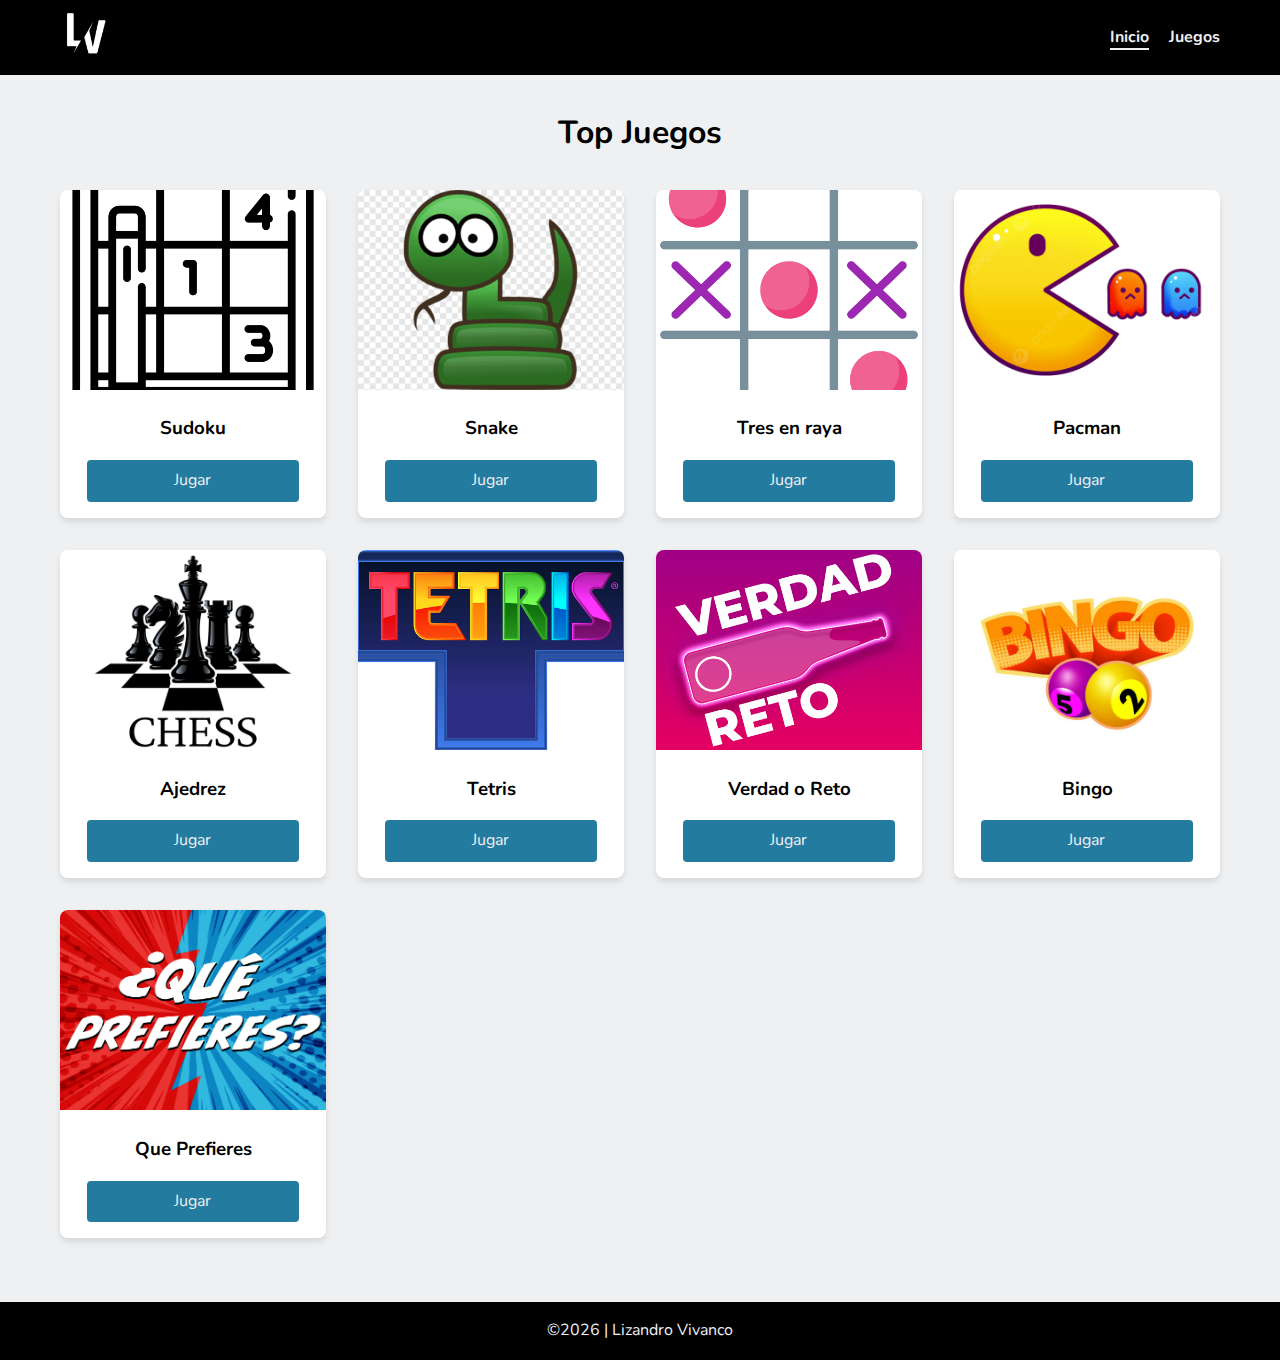
<file: index.html>
<!DOCTYPE html>
<html lang="es">
    <head>
        <meta charset="UTF-8">
        <meta name="viewport" content="width=device-width, initial-scale=1.0">
        <title>LV | Games</title>
        <meta name="description" content="Games">
        <meta name="author" content="Lizandro Vivanco">
        <!-- FAVICON -->
        <link rel="apple-touch-icon" sizes="180x180" href="images/apple-touch-icon.png">
        <link rel="icon" type="image/png" sizes="32x32" href="images/favicon-32x32.png">
        <link rel="icon" type="image/png" sizes="16x16" href="images/favicon-16x16.png">
        <link rel="manifest" href="images/site.webmanifest">
        <link rel="mask-icon" href="images/safari-pinned-tab.svg" color="#5bbad5">
        <meta name="msapplication-TileColor" content="#da532c">
        <meta name="theme-color" content="#ffffff">
        <!-- STYLES -->
        <link rel="stylesheet" href="styles/main.css">
        <!-- FONTS -->
        <link href="https://fonts.googleapis.com/css2?family=Nunito:ital,wght@0,200..1000;1,200..1000&display=swap" rel="stylesheet">
        <link href="https://fonts.googleapis.com/css2?family=Lemon&family=Permanent+Marker&display=swap" rel="stylesheet">
        <!-- META TAGS -->
        <meta property="og:title" content="LV | Games">
        <meta property="og:type" content="website">
        <meta property="og:image" content="https://i.postimg.cc/ctGFgHjf/LV-Logo.jpg">
        <meta property="og:url" content="https://lizandrov.github.io/Games">
        <meta name="twitter:card" content="summary_large_image">
    </head>
    <header>
        <div class="container">
            <nav>
                <a href="./index.html" class="logo">
                    <img src="images/apple-touch-icon.png" alt="Logo">
                </a>
                <ul>
                    <li><a href="./index.html" class="active">Inicio</a></li>
                    <li><a href="./games.html">Juegos</a></li>
                </ul>
            </nav>
        </div>
    </header>

    <main>
        <div class="container">
            <h1>Top Juegos</h1>
            <div class="games-grid">
                <div class="game-card">
                    <img src="images/sudoku.png" alt="Juego 1">
                    <h3>Sudoku</h3>
                    <a href="#" class="play-button">Jugar</a>
                </div>
                <div class="game-card">
                    <img src="images/snake.png" alt="Juego 2">
                    <h3>Snake</h3>
                    <a href="#" class="play-button">Jugar</a>
                </div>
                <div class="game-card">
                    <img src="images/tictactoe.png" alt="Juego 3">
                    <h3>Tres en raya</h3>
                    <a href="#" class="play-button">Jugar</a>
                </div>
                <div class="game-card">
                    <img src="images/pacman.png" alt="Juego 4">
                    <h3>Pacman</h3>
                    <a href="#" class="play-button">Jugar</a>
                </div>
                <div class="game-card">
                    <img src="images/chess.webp" alt="Juego 5">
                    <h3>Ajedrez</h3>
                    <a href="#" class="play-button">Jugar</a>
                </div>
                <div class="game-card">
                    <img src="images/tetris.png" alt="Juego 6">
                    <h3>Tetris</h3>
                    <a href="tetris/index.html" class="play-button">Jugar</a>
                </div>
                <div class="game-card">
                    <img src="images/truth_dare.png" alt="Juego 6">
                    <h3>Verdad o Reto</h3>
                    <a href="verdad_reto/index.html" class="play-button">Jugar</a>
                </div>
                <div class="game-card">
                    <img src="images/bingo.jpg" alt="Juego 6">
                    <h3>Bingo</h3>
                    <a href="bingo/index.html" class="play-button">Jugar</a>
                </div>
                <div class="game-card">
                    <img src="images/que_prefieres.png" alt="Juego 6">
                    <h3>Que Prefieres</h3>
                    <a href="queprefieres/index.html" class="play-button">Jugar</a>
                </div>
            </div>
        </div>
    </main>

    <footer>
        <p>&copy;<span id="year"></span> | Lizandro Vivanco</p>
    </footer>
    <script src="script/main.js"></script>
</body>
</html>
</file>
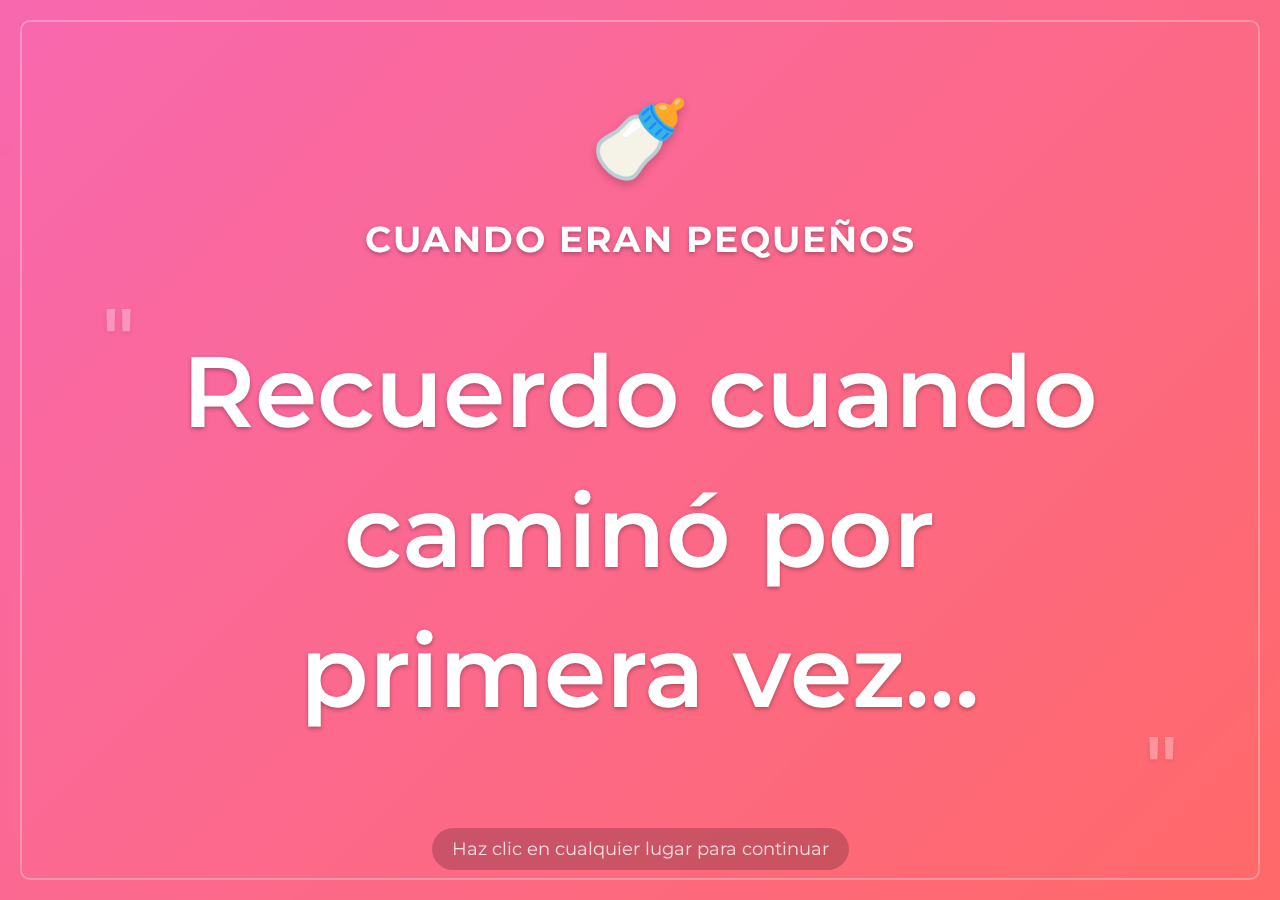
<file: anecdotas/index.html>
<!DOCTYPE html>
<html lang="es">
  <head>
    <meta charset="UTF-8" />
    <meta name="viewport" content="width=device-width, initial-scale=1.0" />
    <title>Anécdotas</title>
    <link rel="preconnect" href="https://fonts.googleapis.com" />
    <link rel="preconnect" href="https://fonts.gstatic.com" crossorigin />
    <link
      href="https://fonts.googleapis.com/css2?family=Montserrat:wght@400;600;700&display=swap"
      rel="stylesheet"
    />
    <link rel="stylesheet" href="styles.css" />
  </head>
  <body>
    <div class="container">
      <div class="card">
        <div class="category-icon" id="categoryIcon"></div>
        <h2 id="categoryTitle"></h2>
        <p id="prompt"></p>
        <div class="instruction">
          Haz clic en cualquier lugar para continuar
        </div>
      </div>
    </div>

    <script>
      // Datos de memorias directamente en el HTML para evitar problemas de carga
      const memoriesData = {
        colegio: {
          icon: "🏫",
          title: "Cosas del colegio",
          prompts: [
            "La primera vez que lleve a mi hijo(a) al colegio…",
            "Recuerdo el día que mi hijo fue al colegio y olvidó…",
            "Cuando me llamaron del colegio porque…",
            "Recuerdo cuando me entere que no hizo la tarea…",
          ],
        },
        enfermedades: {
          icon: "🤕",
          title: "Enfermedades y sustos",
          prompts: [
            "Una vez se cayó tan fuerte que …",
            "Recuerdo la primera vez que lo llevé a urgencias…",
            "Hubo una noche que no dormí nada…",
            "Probé un remedio casero que me recomendaron…",
          ],
        },
        graciosos: {
          icon: "😂",
          title: "Momentos graciosos",
          prompts: [
            "La travesura que nunca olvidaré…",
            "Me dejó en vergüenza delante de todos…",
            "El susto mas grande que me dio…",
          ],
        },
        pequenos: {
          icon: "🍼",
          title: "Cuando eran pequeños",
          prompts: [
            'Recuerdo la primera vez que dijo "mamá"…',
            "La emoción que sentí al ver su primer diente…",
            "Recuerdo cuando caminó por primera vez…",
            "Me hizo una pregunta tan inocente…",
            "Cuando se comió algo que no debía",
          ],
        },
        frases: {
          icon: "💬",
          title: "Frases inolvidables",
          prompts: [
            "Una vez me dijo algo tan lindo…",
            "Recuerdo una promesa que me hizo…",
            "Una vez dijo algo tan sabio…",
          ],
        },
        cotidiana: {
          icon: "🛒",
          title: "Vida cotidiana",
          prompts: [
            "Una vez cuando fuimos al mercado…",
            "Una vez lo perdí por unos segundos…",
          ],
        },
      };

      // Variables para controlar el estado
      const categories = Object.keys(memoriesData);
      const usedPrompts = new Set();
      let allPrompts = [];

      // Crear un array con todos los prompts disponibles
      function createAllPromptsArray() {
        allPrompts = [];
        for (const category of categories) {
          const prompts = memoriesData[category].prompts;
          for (let i = 0; i < prompts.length; i++) {
            allPrompts.push({
              category: category,
              promptIndex: i,
            });
          }
        }
        return allPrompts;
      }

      // Función para obtener un prompt aleatorio no usado
      function getRandomPrompt() {
        // Si todos los prompts han sido usados, reiniciar
        if (usedPrompts.size >= allPrompts.length) {
          usedPrompts.clear();
          alert("¡Has visto todos los temas! Comenzaremos de nuevo.");
        }

        // Seleccionar un prompt aleatorio que no haya sido usado
        let randomIndex;
        let promptInfo;

        do {
          randomIndex = Math.floor(Math.random() * allPrompts.length);
          promptInfo = allPrompts[randomIndex];

          // Crear un ID único para este prompt
          const promptId = `${promptInfo.category}-${promptInfo.promptIndex}`;

          // Si este prompt ya ha sido usado, intentar otro
          if (!usedPrompts.has(promptId)) {
            usedPrompts.add(promptId);
            break;
          }
        } while (true);

        return promptInfo;
      }

      // Función para mostrar un prompt aleatorio
      function displayRandomPrompt() {
        const promptInfo = getRandomPrompt();
        const category = promptInfo.category;
        const promptIndex = promptInfo.promptIndex;

        // Cambiar el color de fondo según la categoría
        document.body.className = category;

        // Actualizar el icono y título
        document.getElementById("categoryIcon").textContent =
          memoriesData[category].icon;
        document.getElementById("categoryTitle").textContent =
          memoriesData[category].title;

        // Mostrar el prompt
        document.getElementById("prompt").textContent =
          memoriesData[category].prompts[promptIndex];
      }

      // Iniciar cuando la página esté cargada
      document.addEventListener("DOMContentLoaded", function () {
        // Crear el array de todos los prompts disponibles
        createAllPromptsArray();

        // Mostrar el primer prompt aleatorio
        displayRandomPrompt();

        // Añadir evento de clic a todo el documento
        document.body.addEventListener("click", displayRandomPrompt);
      });
    </script>
  </body>
</html>
</file>
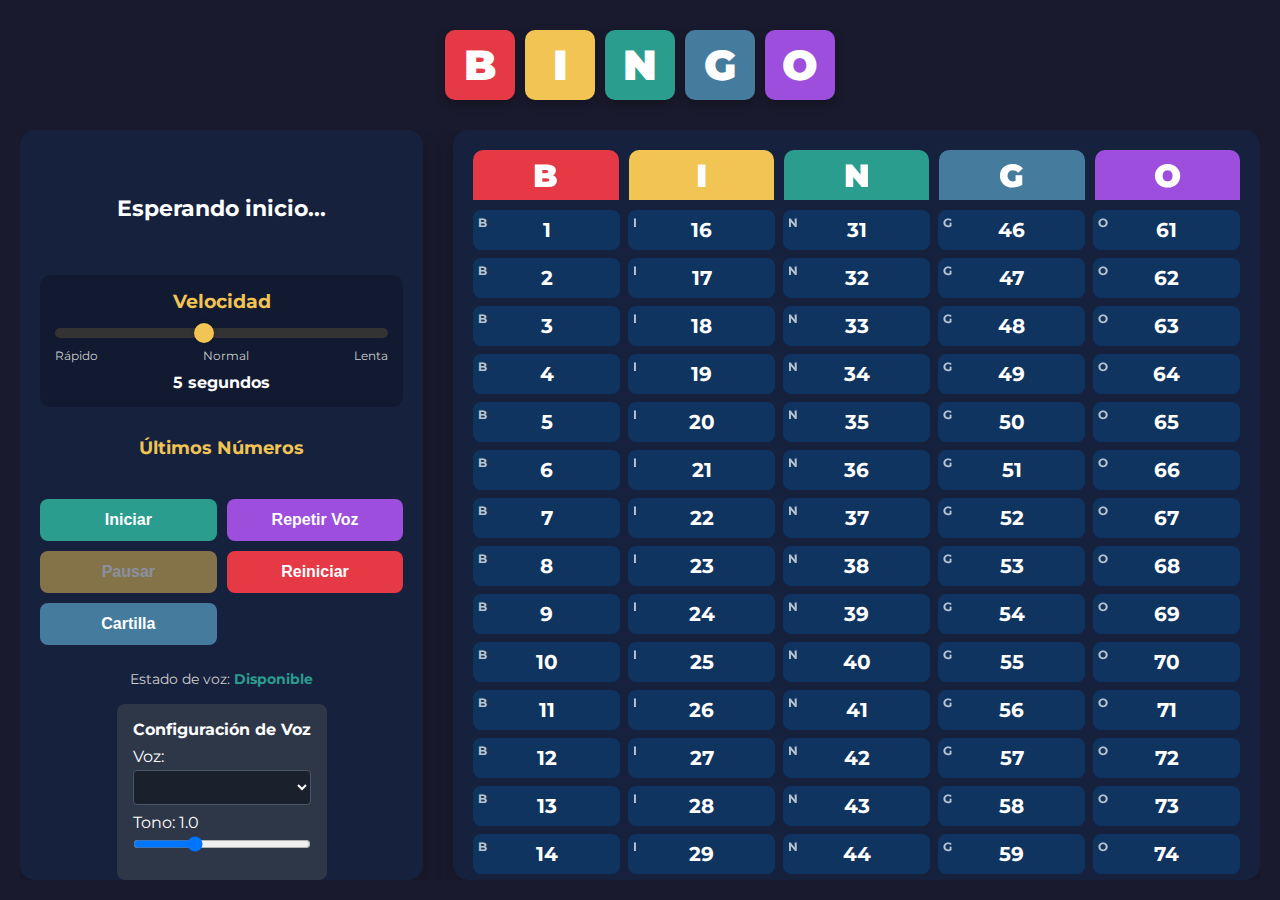
<file: bingo/index.html>
<!DOCTYPE html>
<html lang="es">
  <head>
    <meta charset="UTF-8" />
    <meta name="viewport" content="width=device-width, initial-scale=1.0" />
    <title>BINGO</title>
    <link
      rel="icon"
      type="image/png"
      href="./images/favicon-96x96.png"
      sizes="96x96"
    />
    <link rel="icon" type="image/svg+xml" href="./images/favicon.svg" />
    <link rel="shortcut icon" href="./images/favicon.ico" />
    <link
      rel="apple-touch-icon"
      sizes="180x180"
      href="./images/apple-touch-icon.png"
    />
    <link rel="manifest" href="./images/site.webmanifest" />
    <link rel="stylesheet" href="style.css" />
    <link
      href="https://fonts.googleapis.com/css2?family=Montserrat:wght@400;700;900&display=swap"
      rel="stylesheet"
    />
  </head>
  <body>
    <div class="container">
      <header>
        <h1 class="bingo-title">
          <span class="letter b">B</span>
          <span class="letter i">I</span>
          <span class="letter n">N</span>
          <span class="letter g">G</span>
          <span class="letter o">O</span>
        </h1>
      </header>

      <main>
        <div class="current-number-panel">
          <div class="current-ball">
            <span id="current-letter">-</span>
            <span id="current-number">-</span>
          </div>
          <div id="announcement" class="announcement">Esperando inicio...</div>

          <div class="speed-control">
            <h3>Velocidad</h3>
            <div class="speed-slider-container">
              <input
                type="range"
                id="speed-slider"
                min="1"
                max="10"
                value="5"
                class="speed-slider"
              />
              <div class="speed-labels">
                <span>Rápido</span>
                <span>Normal</span>
                <span>Lenta</span>
              </div>
            </div>
            <div class="current-speed">
              <span id="speed-value">5 segundos</span>
            </div>
          </div>

          <div class="last-numbers">
            <h2>Últimos Números</h2>
            <div id="history" class="history"></div>
          </div>

          <div class="controls">
            <button id="start-btn">Iniciar</button>
            <button id="speak-btn">Repetir Voz</button>
            <button id="pause-btn" disabled>Pausar</button>
            <button id="reset-btn">Reiniciar</button>
            <button
              id="card-btn"
              onclick="window.location.href='75/index.html'"
            >
              Cartilla
            </button>
          </div>

          <div class="voice-status">
            <p id="voice-indicator">Estado de voz: <span>Esperando</span></p>
          </div>
        </div>

        <div class="bingo-board">
          <div class="board-header">
            <div class="header-cell b">B</div>
            <div class="header-cell i">I</div>
            <div class="header-cell n">N</div>
            <div class="header-cell g">G</div>
            <div class="header-cell o">O</div>
          </div>
          <div id="board" class="board-grid"></div>
        </div>
      </main>
    </div>

    <script src="script.js"></script>
  </body>
</html>
</file>
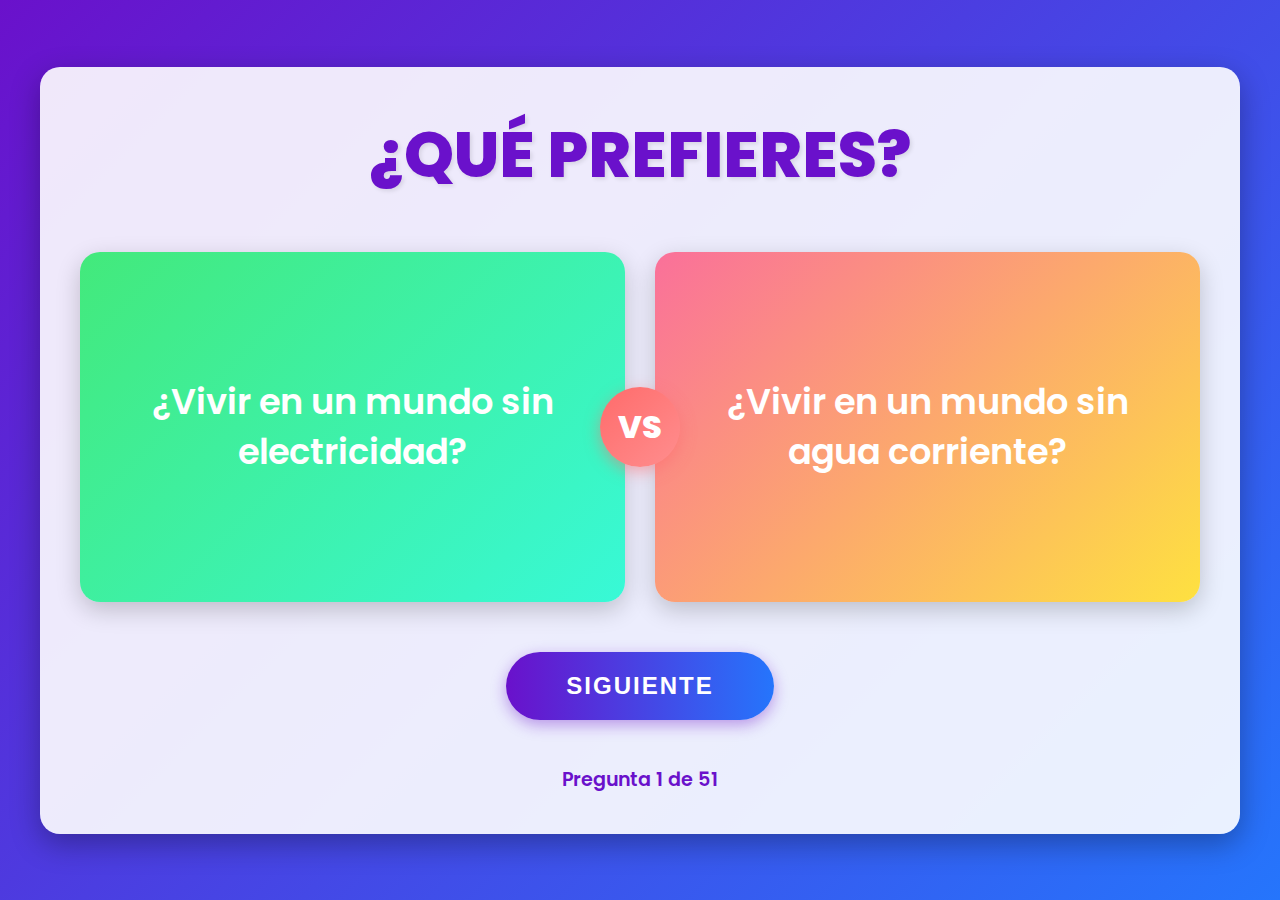
<file: queprefieres/index.html>
<!DOCTYPE html>
<html lang="es">
  <head>
    <meta charset="UTF-8" />
    <meta name="viewport" content="width=device-width, initial-scale=1.0" />
    <title>¿Qué Prefieres?</title>
    <link rel="stylesheet" href="style.css" />
    <link rel="preconnect" href="https://fonts.googleapis.com" />
    <link rel="preconnect" href="https://fonts.gstatic.com" crossorigin />
    <link
      href="https://fonts.googleapis.com/css2?family=Poppins:wght@400;600;700;800&display=swap"
      rel="stylesheet"
    />
  </head>
  <body>
    <div class="container">
      <header>
        <h1>¿QUÉ PREFIERES?</h1>
      </header>

      <div class="options-container">
        <div class="vs-badge">VS</div>
        <div class="option" id="option1">
          <p>Cargando...</p>
        </div>
        <div class="option" id="option2">
          <p>Cargando...</p>
        </div>
      </div>

      <div class="controls">
        <button id="next-btn">SIGUIENTE</button>
      </div>

      <div class="counter">
        <span id="question-counter">Cargando preguntas...</span>
      </div>
    </div>

    <script src="script.js"></script>
  </body>
</html>
</file>
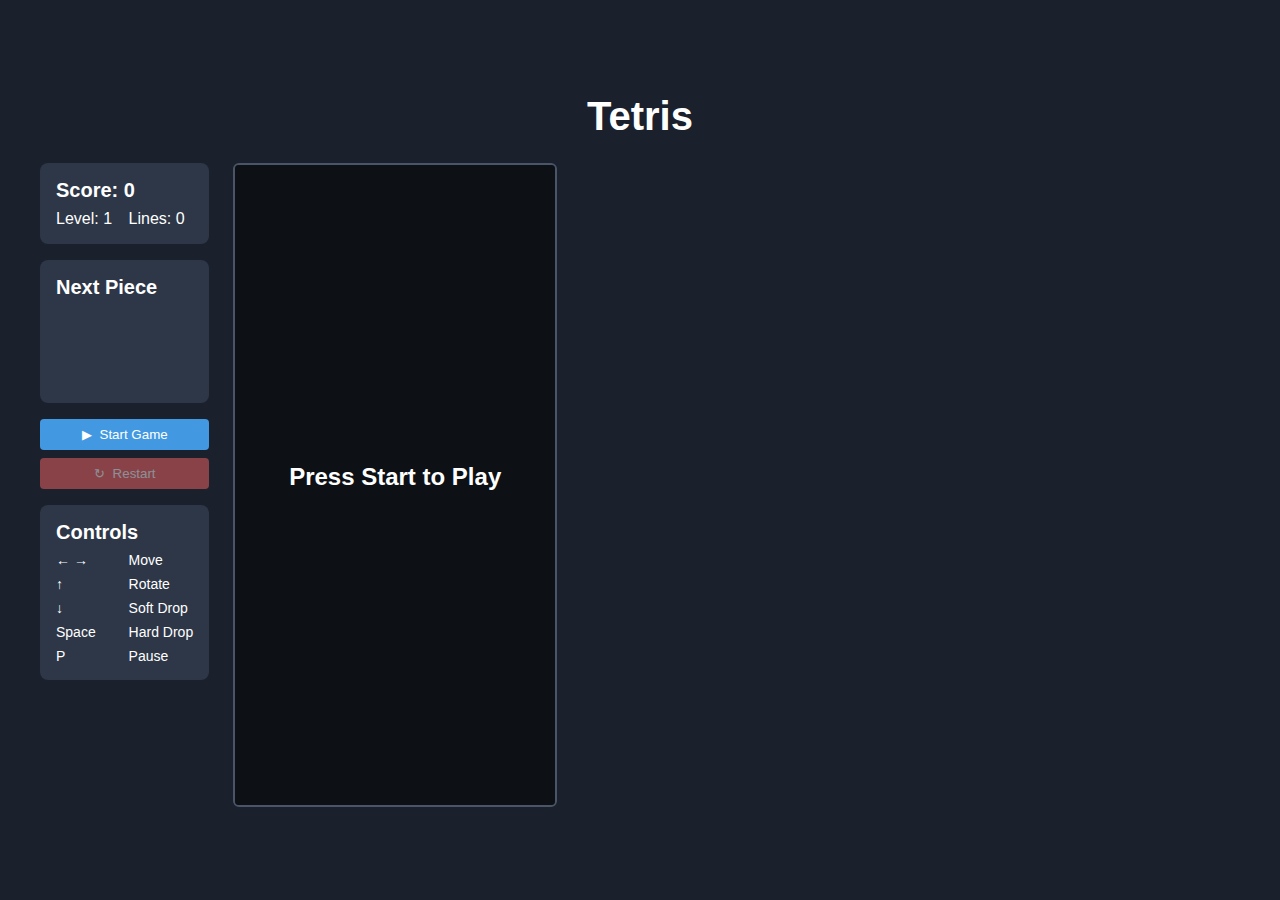
<file: tetris/index.html>
<!DOCTYPE html>
<html lang="en">
  <head>
    <meta charset="UTF-8" />
    <meta name="viewport" content="width=device-width, initial-scale=1.0" />
    <title>Tetris Game</title>
    <link rel="stylesheet" href="style.css" />
  </head>
  <body>
    <div class="container">
      <h1>Tetris</h1>

      <div class="game-container">
        <!-- Game info and controls -->
        <div class="game-info">
          <div class="info-card">
            <h2>Score: <span id="score">0</span></h2>
            <div class="info-grid">
              <div>Level: <span id="level">1</span></div>
              <div>Lines: <span id="lines">0</span></div>
            </div>
          </div>

          <div class="info-card">
            <h2>Next Piece</h2>
            <div id="next-piece" class="next-piece-container"></div>
          </div>

          <div class="button-container">
            <button id="start-pause-btn" class="btn primary-btn">
              <span class="icon">▶</span> Start Game
            </button>
            <button id="restart-btn" class="btn danger-btn" disabled>
              <span class="icon">↻</span> Restart
            </button>
          </div>

          <div class="info-card">
            <h2>Controls</h2>
            <div class="controls-grid">
              <div>← →</div>
              <div>Move</div>
              <div>↑</div>
              <div>Rotate</div>
              <div>↓</div>
              <div>Soft Drop</div>
              <div>Space</div>
              <div>Hard Drop</div>
              <div>P</div>
              <div>Pause</div>
            </div>
          </div>

          <!-- Mobile controls -->
          <div class="mobile-controls">
            <div class="mobile-controls-row">
              <button id="left-btn" class="btn outline-btn">
                <span class="icon">←</span>
              </button>
              <button id="down-btn" class="btn outline-btn">
                <span class="icon">↓</span>
              </button>
              <button id="right-btn" class="btn outline-btn">
                <span class="icon">→</span>
              </button>
            </div>
            <div class="mobile-controls-row">
              <button id="rotate-btn" class="btn outline-btn">
                <span class="icon">↑</span>
              </button>
              <button id="hard-drop-btn" class="btn outline-btn">
                Hard Drop
              </button>
            </div>
          </div>
        </div>

        <!-- Game board -->
        <div id="game-area" class="game-area" tabindex="0">
          <div id="board" class="board"></div>

          <!-- Game over overlay -->
          <div id="game-over" class="overlay game-over-overlay hidden">
            <div class="overlay-content">
              <div class="overlay-title">Game Over</div>
              <div class="overlay-score">
                Score: <span id="final-score">0</span>
              </div>
              <button id="play-again-btn" class="btn primary-btn">
                Play Again
              </button>
            </div>
          </div>

          <!-- Pause overlay -->
          <div id="pause-overlay" class="overlay pause-overlay hidden">
            <div class="overlay-content">
              <div class="overlay-title">Paused</div>
            </div>
          </div>

          <!-- Start game overlay -->
          <div id="start-overlay" class="overlay start-overlay">
            <div class="overlay-content">
              <div class="overlay-title">Press Start to Play</div>
            </div>
          </div>
        </div>
      </div>
    </div>

    <script src="script.js"></script>
  </body>
</html>
</file>
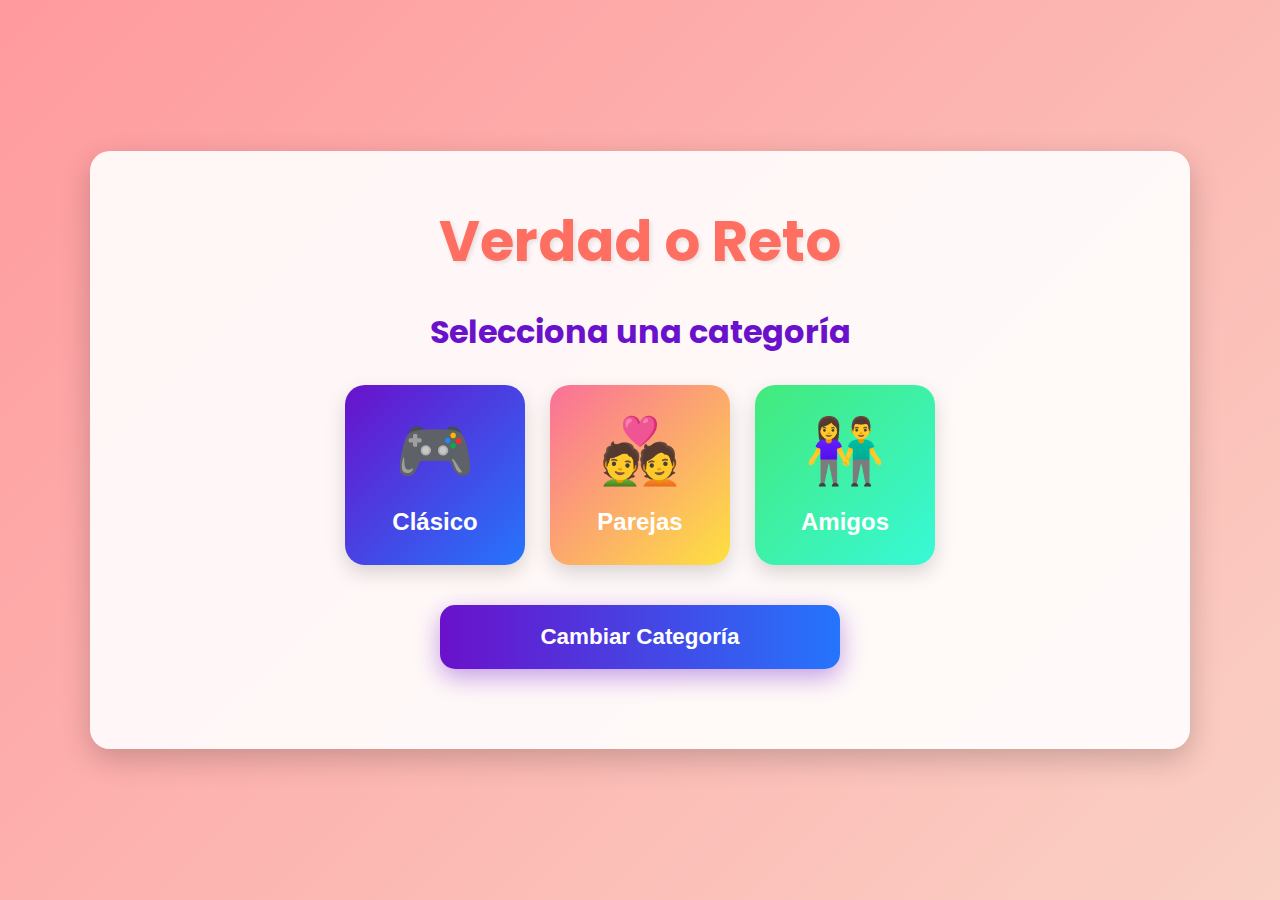
<file: verdad_reto/index.html>
<!DOCTYPE html>
<html lang="es">
  <head>
    <meta charset="UTF-8" />
    <meta name="viewport" content="width=device-width, initial-scale=1.0" />
    <title>Verdad o Reto</title>
    <link
      rel="icon"
      type="image/png"
      href="./images/favicon-96x96.png"
      sizes="96x96"
    />
    <link rel="icon" type="image/svg+xml" href="./images/favicon.svg" />
    <link rel="shortcut icon" href="./images/favicon.ico" />
    <link
      rel="apple-touch-icon"
      sizes="180x180"
      href="./images/apple-touch-icon.png"
    />
    <link rel="manifest" href="/images/site.webmanifest" />
    <!-- Make sure the CSS file name matches exactly -->
    <link rel="stylesheet" href="style.css" />
    <link rel="preconnect" href="https://fonts.googleapis.com" />
    <link rel="preconnect" href="https://fonts.gstatic.com" crossorigin />
    <link
      href="https://fonts.googleapis.com/css2?family=Poppins:wght@400;600;700&display=swap"
      rel="stylesheet"
    />
  </head>
  <body>
    <div class="container">
      <h1>Verdad o Reto</h1>

     <!-- Sección de selección de categoría -->
     <div id="category-selection" class="category-selection">
      <h2>Selecciona una categoría</h2>
      <div class="category-buttons">
        <button id="clasicoBtn" class="category-btn clasico-btn">
          <span class="icon">🎮</span>
          <span class="label">Clásico</span>
        </button>
        <button id="parejasBtn" class="category-btn parejas-btn">
          <span class="icon">💑</span>
          <span class="label">Parejas</span>
        </button>
        <button id="amigosBtn" class="category-btn amigos-btn">
          <span class="icon">👫</span>
          <span class="label">Amigos</span>
        </button>
      </div>
    </div>
    
    <!-- Contenedor del juego con nueva estructura -->
    <div class="game-container">
      <!-- Botón de cambiar categoría (ARRIBA) -->
      <div id="volver-categoria-container" class="volver-categoria-container">
        <button id="volverCategoriaBtn" class="volver-categoria">Cambiar Categoría</button>
      </div>
      
      <!-- Botones de Verdad o Reto (CENTRO) -->
      <div id="buttons" class="buttons hidden">
        <button id="verdadBtn">Verdad</button>
        <button id="retoBtn">Reto</button>
      </div>

      <!-- Contenido de la pregunta o reto (inicialmente oculto) -->
      <div id="content" class="hidden">
        <div class="category-indicator" id="categoryIndicator"></div>
        <p id="texto"></p>
        <button id="volverBtn">Volver</button>
      </div>
    </div>
    <script src="script.js"></script>
  </body>
</html>
</file>
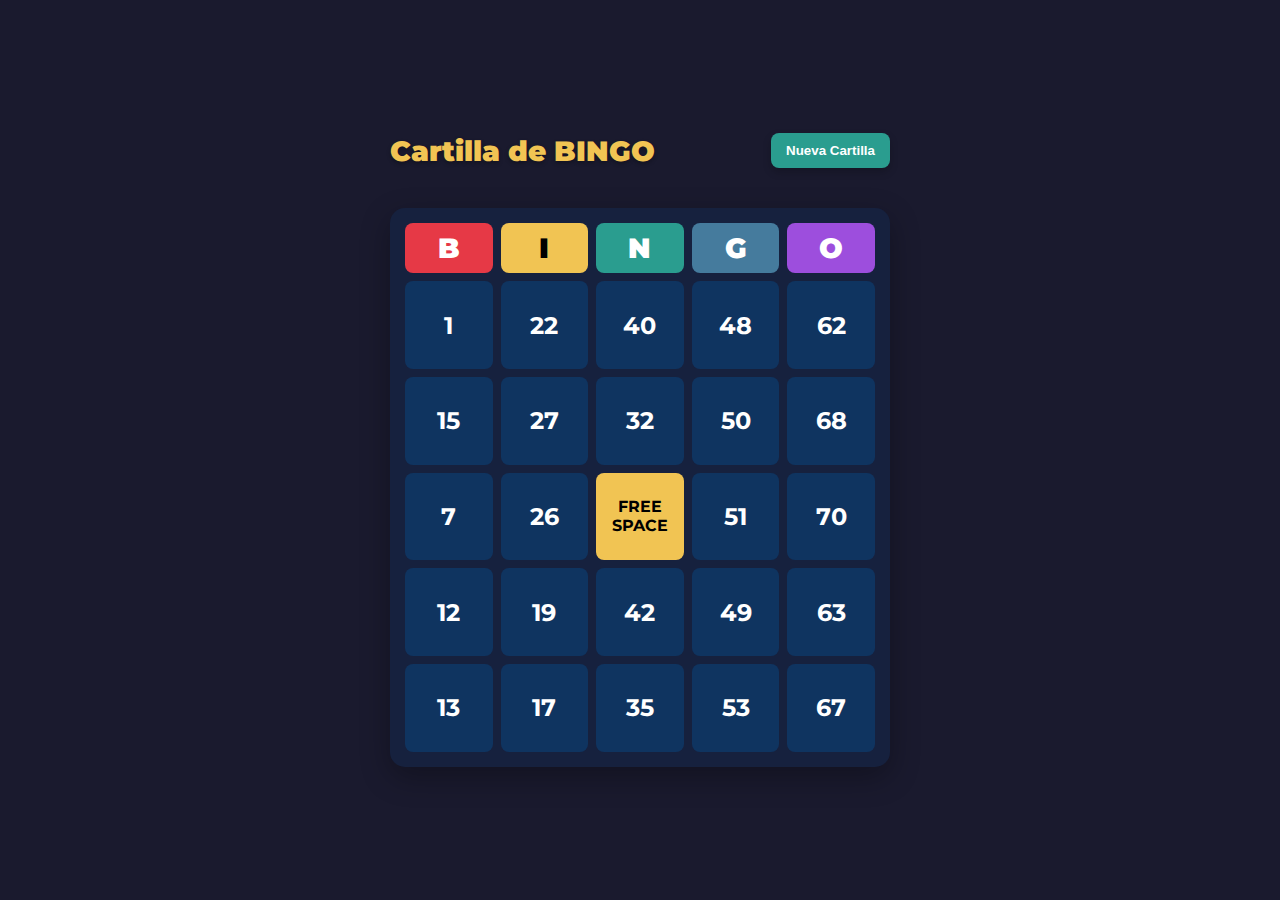
<file: bingo/75/index.html>
<!DOCTYPE html>
<html lang="es">
  <head>
    <meta charset="UTF-8" />
    <meta name="viewport" content="width=device-width, initial-scale=1.0" />
    <title>Cartilla de BINGO</title>
    <link
      rel="icon"
      type="image/png"
      href="../images/favicon-96x96.png"
      sizes="96x96"
    />
    <link rel="icon" type="image/svg+xml" href="../images/favicon.svg" />
    <link rel="shortcut icon" href="../images/favicon.ico" />
    <link
      rel="apple-touch-icon"
      sizes="180x180"
      href="../images/apple-touch-icon.png"
    />
    <link rel="manifest" href="../images/site.webmanifest" />
    <link rel="stylesheet" href="style.css" />
    <link
      href="https://fonts.googleapis.com/css2?family=Montserrat:wght@400;700;900&display=swap"
      rel="stylesheet"
    />
  </head>
  <body>
    <div class="container">
      <header>
        <h1>Cartilla de BINGO</h1>
        <button id="new-card-btn">Nueva Cartilla</button>
      </header>

      <div class="bingo-card">
        <div class="card-header">
          <div class="header-cell">B</div>
          <div class="header-cell">I</div>
          <div class="header-cell">N</div>
          <div class="header-cell">G</div>
          <div class="header-cell">O</div>
        </div>
        <div id="card-grid" class="card-grid">
          <!-- Los números se generarán con JavaScript -->
        </div>
      </div>
    </div>

    <script src="script.js"></script>
  </body>
</html>
</file>
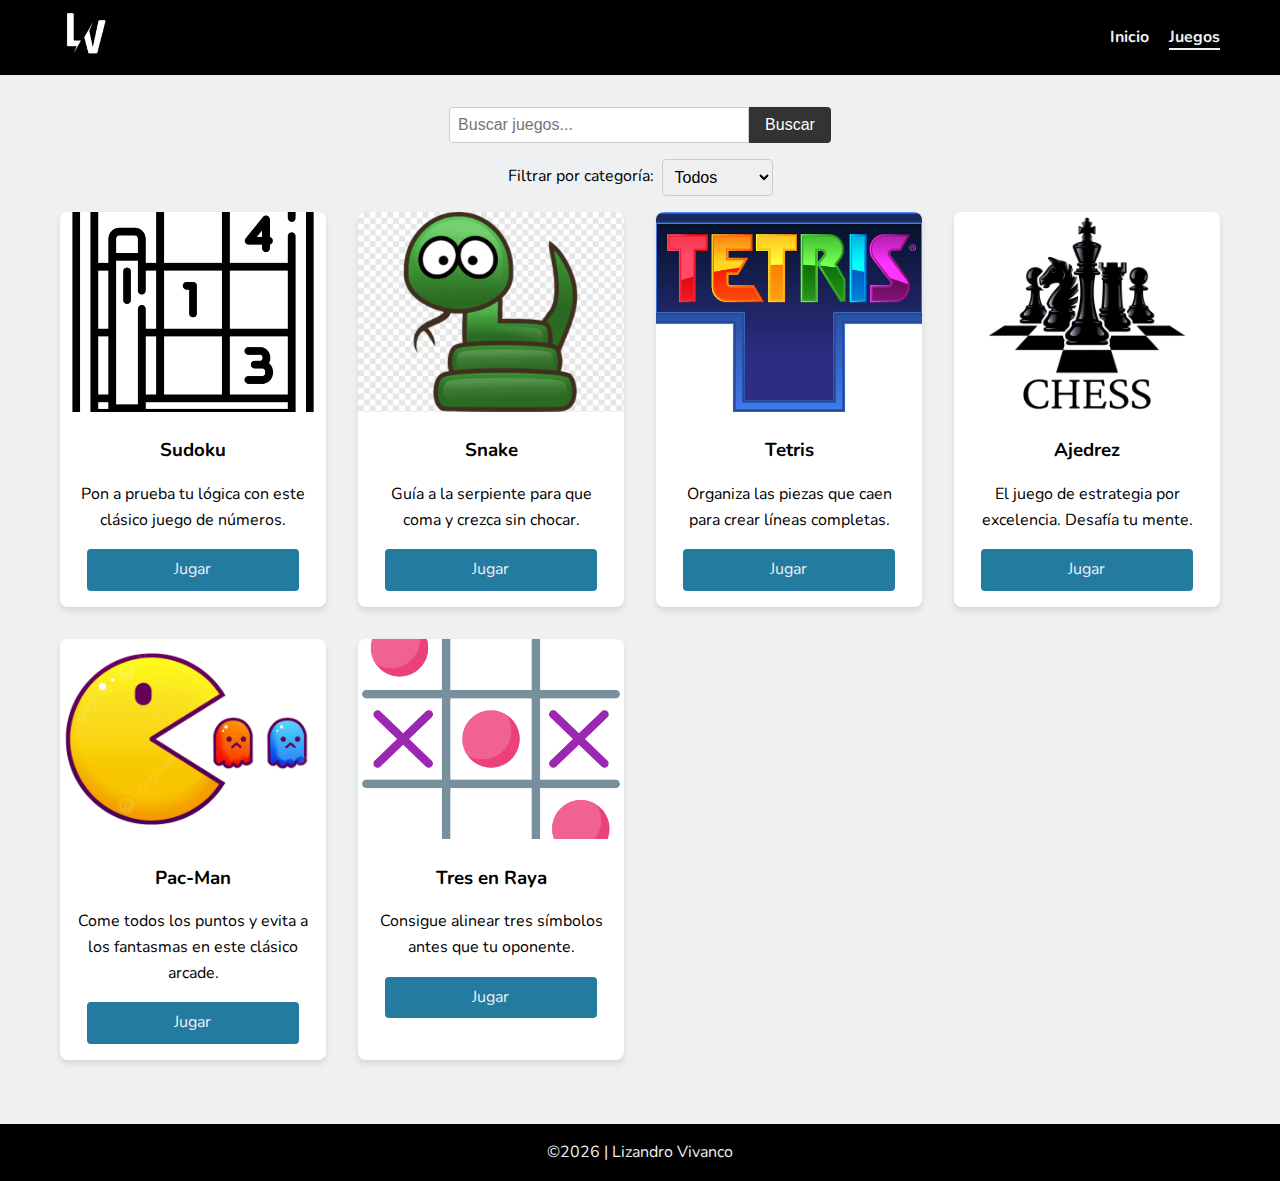
<file: games.html>
<!DOCTYPE html>
<html lang="es">
    <head>
        <meta charset="UTF-8">
        <meta name="viewport" content="width=device-width, initial-scale=1.0">
        <title>LV | Games</title>
        <meta name="description" content="Games">
        <meta name="author" content="Lizandro Vivanco">
        <!-- FAVICON -->
        <link rel="apple-touch-icon" sizes="180x180" href="images/apple-touch-icon.png">
        <link rel="icon" type="image/png" sizes="32x32" href="images/favicon-32x32.png">
        <link rel="icon" type="image/png" sizes="16x16" href="images/favicon-16x16.png">
        <link rel="manifest" href="images/site.webmanifest">
        <link rel="mask-icon" href="images/safari-pinned-tab.svg" color="#5bbad5">
        <meta name="msapplication-TileColor" content="#da532c">
        <meta name="theme-color" content="#ffffff">
        <!-- STYLES -->
        <link rel="stylesheet" href="styles/main.css">
        <!-- FONTS -->
        <link href="https://fonts.googleapis.com/css2?family=Nunito:ital,wght@0,200..1000;1,200..1000&display=swap" rel="stylesheet">
        <link href="https://fonts.googleapis.com/css2?family=Lemon&family=Permanent+Marker&display=swap" rel="stylesheet">
        <!-- META TAGS -->
        <meta property="og:title" content="LV | Games">
        <meta property="og:type" content="website">
        <meta property="og:image" content="https://i.postimg.cc/ctGFgHjf/LV-Logo.jpg">
        <meta property="og:url" content="https://lizandrov.github.io/Games">
        <meta name="twitter:card" content="summary_large_image">
    </head>
    <header>
        <div class="container">
            <nav>
                <a href="./index.html" class="logo">
                    <img src="images/apple-touch-icon.png" alt="Logo">
                </a>
                <ul>
                    <li><a href="./index.html">Inicio</a></li>
                    <li><a href="./games.html" class="active">Juegos</a></li>
                </ul>
            </nav>
        </div>
    </header>

    <main>
        <div class="container">
            <div class="search-bar">
                <input type="text" id="game-search" placeholder="Buscar juegos...">
                <button id="search-button">Buscar</button>
            </div>
            <div class="category-filter">
                <label for="category-select">Filtrar por categoría:</label>
                <select id="category-select">
                    <option value="all">Todos</option>
                    <option value="puzzle">Puzzle</option>
                    <option value="arcade">Arcade</option>
                    <option value="strategy">Estrategia</option>
                </select>
            </div>
            <div class="games-grid">
                <div class="game-card" data-category="puzzle">
                    <img src="images/sudoku.png" alt="Sudoku">
                    <h3>Sudoku</h3>
                    <p>Pon a prueba tu lógica con este clásico juego de números.</p>
                    <a href="#" class="play-button">Jugar</a>
                </div>
                <div class="game-card" data-category="arcade">
                    <img src="images/snake.png" alt="Snake">
                    <h3>Snake</h3>
                    <p>Guía a la serpiente para que coma y crezca sin chocar.</p>
                    <a href="#" class="play-button">Jugar</a>
                </div>
                <div class="game-card" data-category="puzzle">
                    <img src="images/tetris.png" alt="Tetris">
                    <h3>Tetris</h3>
                    <p>Organiza las piezas que caen para crear líneas completas.</p>
                    <a href="#" class="play-button">Jugar</a>
                </div>
                <div class="game-card" data-category="strategy">
                    <img src="images/chess.webp" alt="Ajedrez">
                    <h3>Ajedrez</h3>
                    <p>El juego de estrategia por excelencia. Desafía tu mente.</p>
                    <a href="#" class="play-button">Jugar</a>
                </div>
                <div class="game-card" data-category="arcade">
                    <img src="images/pacman.png" alt="Pac-Man">
                    <h3>Pac-Man</h3>
                    <p>Come todos los puntos y evita a los fantasmas en este clásico arcade.</p>
                    <a href="#" class="play-button">Jugar</a>
                </div>
                <div class="game-card" data-category="strategy">
                    <img src="images/tictactoe.png" alt="Tres en Raya">
                    <h3>Tres en Raya</h3>
                    <p>Consigue alinear tres símbolos antes que tu oponente.</p>
                    <a href="#" class="play-button">Jugar</a>
                </div>
            </div>
        </div>
    </main>

    <footer>
        <p>&copy;<span id="year"></span> | Lizandro Vivanco</p>
    </footer>
    <script src="script/main.js"></script>
    <script src="script/games.js"></script>
</body>
</html>
</file>
<file: styles/main.css>
:root {
    /* Project colors */
    --primary-color: #000000;
    --secondary-color: #d14a51;
    --tertiary-color: #247BA0;
    --default-color: #EEF0F2;
    --hover-mode: #a7a7a7;
}

* {
    margin: 0;
    padding: 0;
    box-sizing: border-box;
}

body {
    font-family: "Nunito", Helvetica, sans-serif;
    line-height: 1.6;
    color: var(--primary-color);
    background-color: var(--default-color);
}

.container {
    max-width: 1200px;
    margin: 0 auto;
    padding: 0 20px;
}

header {
    background-color: var(--primary-color);
    color: var(--default-color);
    padding: 0.5rem 0;
}

nav {
    display: flex;
    justify-content: space-between;
    align-items: center;
}

.logo img {
    height: 50px;
}

nav ul {
    display: flex;
    list-style: none;
}

nav ul li {
    margin-left: 20px;
}

nav ul li a {
    color: var(--default-color);
    text-decoration: none;
    font-weight: bold;
}

nav ul li a.active {
    border-bottom: 2px solid var(--default-color);
}

main {
    padding: 2rem 0;
}

h1 {
    text-align: center;
    margin-bottom: 2rem;
}

.games-grid {
    display: grid;
    grid-template-columns: repeat(auto-fit, minmax(250px, 1fr));
    gap: 2rem;
}

.game-card {
    background-color: #fff;
    border-radius: 8px;
    box-shadow: 0 4px 6px rgba(0, 0, 0, 0.1);
    overflow: hidden;
    transition: transform 0.3s ease;
}

.game-card:hover {
    transform: translateY(-5px);
}

.game-card img {
    width: 100%;
    height: 200px;
    object-fit: cover;
}

.game-card h3 {
    padding: 1rem;
    text-align: center;
}
.game-card p {
    padding: 0 1rem 1rem;
    text-align: center;
}

.play-button {
    display: block;
    width: 80%;
    margin: 0 auto 1rem;
    padding: 0.5rem;
    text-align: center;
    background-color: var(--tertiary-color);
    color: var(--default-color);
    text-decoration: none;
    border-radius: 4px;
    transition: background-color 0.3s ease;
}

.play-button:hover {
    background-color: #8cb9cc;
}

footer {
    background-color: var(--primary-color);
    color: var(--default-color);
    text-align: center;
    padding: 1rem 0;
    margin-top: 2rem;
    position: relative;
}

.search-bar {
    display: flex;
    justify-content: center;
    margin-bottom: 1rem;
}

#game-search {
    width: 300px;
    padding: 0.5rem;
    font-size: 1rem;
    border: 1px solid #ccc;
    border-radius: 4px 0 0 4px;
}

#search-button {
    padding: 0.5rem 1rem;
    font-size: 1rem;
    background-color: #333;
    color: #fff;
    border: none;
    border-radius: 0 4px 4px 0;
    cursor: pointer;
}

.category-filter {
    display: flex;
    justify-content: center;
    align-items: center;
    margin-bottom: 1rem;
}

#category-select {
    margin-left: 0.5rem;
    padding: 0.5rem;
    font-size: 1rem;
    border: 1px solid #ccc;
    border-radius: 4px;
}

@media (max-width: 768px) {
    .games-grid {
        grid-template-columns: repeat(auto-fit, minmax(200px, 1fr));
    }
}
</file>
<file: anecdotas/styles.css>
* {
  margin: 0;
  padding: 0;
  box-sizing: border-box;
}

body {
  font-family: "Montserrat", sans-serif;
  height: 100vh;
  width: 100vw;
  overflow: hidden;
  display: flex;
  justify-content: center;
  align-items: center;
  transition: background-color 0.5s ease;
  background-color: #6a11cb;
  background-image: linear-gradient(135deg, #6a11cb 0%, #2575fc 100%);
  color: white;
}

.container {
  width: 100%;
  height: 100%;
  display: flex;
  justify-content: center;
  align-items: center;
}

.card {
  width: 100%;
  height: 100%;
  display: flex;
  flex-direction: column;
  justify-content: center;
  align-items: center;
  padding: 5%;
  text-align: center;
  cursor: pointer;
  position: relative;
  background-color: rgba(255, 255, 255, 0.1);
  backdrop-filter: blur(5px);
}

.category-icon {
  font-size: 80px;
  margin-bottom: 30px;
  text-shadow: 0 4px 8px rgba(0, 0, 0, 0.2);
  animation: pulse 2s infinite;
}

@keyframes pulse {
  0% {
    transform: scale(1);
  }
  50% {
    transform: scale(1.1);
  }
  100% {
    transform: scale(1);
  }
}

h2 {
  color: white;
  margin-bottom: 40px;
  font-size: 36px;
  font-weight: 700;
  text-transform: uppercase;
  letter-spacing: 2px;
  text-shadow: 0 2px 4px rgba(0, 0, 0, 0.3);
}

p {
  color: white;
  font-size: 100px;
  line-height: 1.4;
  margin-bottom: 50px;
  max-width: 90%;
  font-weight: 600;
  text-shadow: 0 2px 4px rgba(0, 0, 0, 0.3);
  position: relative;
  padding: 20px;
}

p::before,
p::after {
  content: '"';
  font-size: 80px;
  position: absolute;
  opacity: 0.3;
}

p::before {
  top: -20px;
  left: -20px;
}

p::after {
  bottom: -60px;
  right: -20px;
}

.instruction {
  font-size: 18px;
  color: rgba(255, 255, 255, 0.8);
  position: absolute;
  bottom: 30px;
  background-color: rgba(0, 0, 0, 0.2);
  padding: 10px 20px;
  border-radius: 30px;
  animation: bounce 2s infinite;
}

@keyframes bounce {
  0%,
  100% {
    transform: translateY(0);
  }
  50% {
    transform: translateY(-10px);
  }
}

/* Colores de fondo para cada categoría */
body.colegio {
  background: linear-gradient(135deg, #3a7bd5, #00d2ff);
}

body.enfermedades {
  background: linear-gradient(135deg, #ff5f6d, #ffc371);
}

body.graciosos {
  background: linear-gradient(135deg, #11998e, #38ef7d);
}

body.pequenos {
  background: linear-gradient(135deg, #f857a6, #ff5858);
}

body.frases {
  background: linear-gradient(135deg, #8e2de2, #4a00e0);
}

body.cotidiana {
  background: linear-gradient(135deg, #0f2027, #203a43, #2c5364);
}

/* Añadir un borde decorativo alrededor del contenido */
.card::before {
  content: "";
  position: absolute;
  top: 20px;
  left: 20px;
  right: 20px;
  bottom: 20px;
  border: 2px solid rgba(255, 255, 255, 0.3);
  border-radius: 10px;
  pointer-events: none;
}

/* Responsive */
@media (max-width: 768px) {
  p {
    font-size: 42px;
  }

  h2 {
    font-size: 28px;
  }

  .category-icon {
    font-size: 60px;
  }
}
</file>
<file: tetris/style.css>
/* General Styles */
* {
  margin: 0;
  padding: 0;
  box-sizing: border-box;
}

body {
  font-family: Arial, sans-serif;
  background-color: #1a202c;
  color: white;
  min-height: 100vh;
  display: flex;
  justify-content: center;
  align-items: center;
  padding: 1rem;
}

.container {
  display: flex;
  flex-direction: column;
  align-items: center;
  justify-content: center;
  width: 100%;
  max-width: 1200px;
}

h1 {
  font-size: 2.5rem;
  font-weight: bold;
  margin-bottom: 1.5rem;
  text-align: center;
}

h2 {
  font-size: 1.25rem;
  font-weight: bold;
  margin-bottom: 0.5rem;
}

/* Game Container */
.game-container {
  display: flex;
  flex-direction: column;
  gap: 1.5rem;
  width: 100%;
}

@media (min-width: 768px) {
  .game-container {
    flex-direction: row;
  }
}

/* Game Info */
.game-info {
  display: flex;
  flex-direction: column;
  gap: 1rem;
  width: 100%;
}

@media (min-width: 768px) {
  .game-info {
    width: auto;
  }
}

.info-card {
  background-color: #2d3748;
  border-radius: 0.5rem;
  padding: 1rem;
}

.info-grid {
  display: grid;
  grid-template-columns: 1fr 1fr;
  gap: 0.5rem;
}

.controls-grid {
  display: grid;
  grid-template-columns: 1fr 1fr;
  gap: 0.5rem;
  font-size: 0.875rem;
}

/* Next Piece */
.next-piece-container {
  display: grid;
  grid-template-columns: repeat(4, 1fr);
  gap: 0.25rem;
  width: 5rem;
  height: 5rem;
  margin: 0 auto;
}

.next-piece-cell {
  width: 1.25rem;
  height: 1.25rem;
}

/* Buttons */
.button-container {
  display: flex;
  flex-direction: column;
  gap: 0.5rem;
}

.btn {
  display: flex;
  align-items: center;
  justify-content: center;
  padding: 0.5rem 1rem;
  border-radius: 0.25rem;
  font-weight: 500;
  cursor: pointer;
  border: none;
  transition: background-color 0.2s;
}

.btn:disabled {
  opacity: 0.5;
  cursor: not-allowed;
}

.primary-btn {
  background-color: #4299e1;
  color: white;
}

.primary-btn:hover:not(:disabled) {
  background-color: #3182ce;
}

.danger-btn {
  background-color: #f56565;
  color: white;
}

.danger-btn:hover:not(:disabled) {
  background-color: #e53e3e;
}

.outline-btn {
  background-color: transparent;
  color: white;
  border: 1px solid #4a5568;
}

.outline-btn:hover:not(:disabled) {
  background-color: rgba(255, 255, 255, 0.1);
}

.icon {
  margin-right: 0.5rem;
}

/* Mobile Controls */
.mobile-controls {
  display: flex;
  flex-direction: column;
  gap: 0.5rem;
  margin-top: 1rem;
}

.mobile-controls-row {
  display: grid;
  gap: 0.5rem;
}

.mobile-controls-row:first-child {
  grid-template-columns: 1fr 1fr 1fr;
}

.mobile-controls-row:last-child {
  grid-template-columns: 1fr 1fr;
}

@media (min-width: 768px) {
  .mobile-controls {
    display: none;
  }
}

/* Game Area */
.game-area {
  position: relative;
  background-color: #1a202c;
  border: 2px solid #4a5568;
  border-radius: 0.375rem;
  overflow: hidden;
  outline: none;
}

.board {
  display: grid;
  grid-template-columns: repeat(10, 1fr);
}

.cell {
  width: 1.5rem;
  height: 1.5rem;
}

@media (min-width: 640px) {
  .cell {
    width: 2rem;
    height: 2rem;
  }
}

/* Tetromino Colors */
.tetromino-I {
  background-color: #0bc5ea;
}

.tetromino-J {
  background-color: #3182ce;
}

.tetromino-L {
  background-color: #ed8936;
}

.tetromino-O {
  background-color: #ecc94b;
}

.tetromino-S {
  background-color: #48bb78;
}

.tetromino-T {
  background-color: #9f7aea;
}

.tetromino-Z {
  background-color: #f56565;
}

.tetromino-ghost {
  background-color: rgba(255, 255, 255, 0.2);
}

.empty {
  background-color: #2d3748;
}

/* Overlays */
.overlay {
  position: absolute;
  inset: 0;
  background-color: rgba(0, 0, 0, 0.7);
  display: flex;
  align-items: center;
  justify-content: center;
}

.overlay-content {
  text-align: center;
}

.overlay-title {
  font-size: 1.5rem;
  font-weight: bold;
  margin-bottom: 1rem;
}

.overlay-score {
  margin-bottom: 1rem;
}

.hidden {
  display: none;
}
</file>
<file: bingo/style.css>
/* Reset y estilos base */
* {
  margin: 0;
  padding: 0;
  box-sizing: border-box;
}

body {
  font-family: "Montserrat", sans-serif;
  background: #1a1a2e;
  color: #fff;
  padding: 20px;
  min-height: 100vh;
  overflow-x: hidden;
}

.container {
  max-width: 1800px; /* Aumentado para pantallas 1920x1080 */
  margin: 0 auto;
  height: calc(100vh - 40px); /* Altura completa menos el padding */
  display: flex;
  flex-direction: column;
}

/* Estilos del encabezado */
header {
  text-align: center;
  margin-bottom: 20px;
  flex-shrink: 0;
}

.bingo-title {
  display: flex;
  justify-content: center;
  gap: 10px;
  margin: 10px 0;
}

.letter {
  display: inline-block;
  width: 70px;
  height: 70px;
  line-height: 70px;
  text-align: center;
  font-size: 42px;
  font-weight: 900;
  border-radius: 10px;
  box-shadow: 0 4px 10px rgba(0, 0, 0, 0.3);
}

.b {
  background-color: #e63946;
}
.i {
  background-color: #f1c453;
}
.n {
  background-color: #2a9d8f;
}
.g {
  background-color: #457b9d;
}
.o {
  background-color: #9d4edd;
}

/* Diseño principal */
main {
  display: grid;
  grid-template-columns: 1fr 3fr; /* Proporción cambiada para dar más espacio a la tabla */
  gap: 30px;
  flex-grow: 1;
  overflow: hidden;
}

/* Panel del número actual */
.current-number-panel {
  background-color: #16213e;
  border-radius: 15px;
  padding: 20px;
  display: flex;
  flex-direction: column;
  align-items: center;
  box-shadow: 0 10px 20px rgba(0, 0, 0, 0.2);
  overflow-y: auto;
}

.current-ball {
  width: 180px;
  height: 180px;
  border-radius: 50%;
  background: linear-gradient(145deg, #333, #222);
  display: flex;
  flex-direction: column;
  justify-content: center;
  align-items: center;
  margin: 15px 0;
  box-shadow: 0 10px 30px rgba(0, 0, 0, 0.5),
    inset 0 5px 15px rgba(255, 255, 255, 0.1),
    inset 0 -5px 15px rgba(0, 0, 0, 0.3);
  position: relative;
  overflow: hidden;
}

.current-ball::after {
  content: "";
  position: absolute;
  top: 15px;
  left: 40px;
  width: 40px;
  height: 20px;
  background: rgba(255, 255, 255, 0.1);
  border-radius: 50%;
  transform: rotate(30deg);
}

#current-letter {
  font-size: 54px;
  font-weight: 900;
  line-height: 1;
}

#current-number {
  font-size: 72px;
  font-weight: 900;
  line-height: 1;
}

.announcement {
  font-size: 22px;
  font-weight: 700;
  text-align: center;
  margin: 15px 0;
  min-height: 50px;
}

/* Control de velocidad */
.speed-control {
  width: 100%;
  margin: 15px 0;
  padding: 15px;
  background-color: rgba(0, 0, 0, 0.2);
  border-radius: 10px;
}

.speed-control h3 {
  text-align: center;
  margin-bottom: 10px;
  color: #f1c453;
}

.speed-slider-container {
  width: 100%;
}

.speed-slider {
  width: 100%;
  height: 10px;
  -webkit-appearance: none;
  appearance: none;
  background: #333;
  outline: none;
  border-radius: 5px;
  margin-bottom: 5px;
}

.speed-slider::-webkit-slider-thumb {
  -webkit-appearance: none;
  appearance: none;
  width: 20px;
  height: 20px;
  border-radius: 50%;
  background: #f1c453;
  cursor: pointer;
  box-shadow: 0 0 5px rgba(0, 0, 0, 0.3);
}

.speed-slider::-moz-range-thumb {
  width: 20px;
  height: 20px;
  border-radius: 50%;
  background: #f1c453;
  cursor: pointer;
  box-shadow: 0 0 5px rgba(0, 0, 0, 0.3);
}

.speed-labels {
  display: flex;
  justify-content: space-between;
  margin-top: 5px;
  font-size: 12px;
  color: #ccc;
}

.current-speed {
  text-align: center;
  margin-top: 10px;
  font-weight: bold;
  color: #fff;
}

.last-numbers {
  width: 100%;
  margin: 15px 0;
}

.last-numbers h2 {
  text-align: center;
  margin-bottom: 10px;
  font-size: 18px;
  color: #f1c453;
}

.history {
  display: flex;
  flex-wrap: wrap;
  gap: 8px;
  justify-content: center;
}

.history-ball {
  width: 45px;
  height: 45px;
  border-radius: 50%;
  display: flex;
  align-items: center;
  justify-content: center;
  font-weight: 700;
  font-size: 14px;
  background: #333;
  box-shadow: 0 4px 8px rgba(0, 0, 0, 0.3);
}

.history-ball.recent {
  transform: scale(1.1);
  box-shadow: 0 0 10px rgba(255, 255, 255, 0.3);
}

.history-ball.b {
  border: 3px solid #e63946;
}
.history-ball.i {
  border: 3px solid #f1c453;
}
.history-ball.n {
  border: 3px solid #2a9d8f;
}
.history-ball.g {
  border: 3px solid #457b9d;
}
.history-ball.o {
  border: 3px solid #9d4edd;
}

.controls {
  display: grid;
  grid-template-columns: 1fr 1fr;
  gap: 10px;
  margin: 15px 0;
  width: 100%;
}

.controls button {
  padding: 12px 0;
  font-size: 16px;
  font-weight: 700;
  border: none;
  border-radius: 8px;
  cursor: pointer;
  transition: all 0.3s ease;
  color: white;
}

.controls button:hover:not(:disabled) {
  transform: translateY(-3px);
  box-shadow: 0 5px 15px rgba(0, 0, 0, 0.3);
}

.controls button:disabled {
  opacity: 0.5;
  cursor: not-allowed;
}

#start-btn {
  background-color: #2a9d8f;
}
#speak-btn {
  background-color: #9d4edd;
}
#pause-btn {
  background-color: #f1c453;
}
#reset-btn {
  background-color: #e63946;
}

#card-btn {
  background-color: #457b9d;
}

.voice-status {
  margin-top: 10px;
  text-align: center;
  font-size: 14px;
  color: #ccc;
}

.voice-status span {
  font-weight: bold;
  color: #f1c453;
}

/* Tablero de BINGO */
.bingo-board {
  background-color: #16213e;
  border-radius: 15px;
  padding: 20px;
  box-shadow: 0 10px 20px rgba(0, 0, 0, 0.2);
  display: flex;
  flex-direction: column;
  overflow: hidden;
}

.board-header {
  display: grid;
  grid-template-columns: repeat(5, 1fr);
  gap: 10px;
  margin-bottom: 10px;
}

.header-cell {
  height: 50px;
  display: flex;
  align-items: center;
  justify-content: center;
  font-size: 32px;
  font-weight: 900;
  border-radius: 10px 10px 0 0;
}

.header-cell.b {
  background-color: #e63946;
}
.header-cell.i {
  background-color: #f1c453;
}
.header-cell.n {
  background-color: #2a9d8f;
}
.header-cell.g {
  background-color: #457b9d;
}
.header-cell.o {
  background-color: #9d4edd;
}

.board-grid {
  display: grid;
  grid-template-columns: repeat(5, 1fr);
  grid-template-rows: repeat(15, 1fr);
  gap: 8px;
  flex-grow: 1;
}

.number-cell {
  display: flex;
  align-items: center;
  justify-content: center;
  font-size: 22px;
  font-weight: 700;
  background-color: #0f3460;
  border-radius: 8px;
  transition: all 0.3s ease;
  position: relative;
  aspect-ratio: auto; /* Eliminar aspect-ratio fijo */
  height: 100%; /* Altura completa */
  min-height: 40px; /* Altura mínima */
}

.number-cell::before {
  content: attr(data-letter);
  position: absolute;
  top: 5px;
  left: 5px;
  font-size: 12px;
  font-weight: 700;
  opacity: 0.7;
}

.number-cell.called {
  background-color: #533483;
  color: rgba(255, 255, 255, 0.7);
  text-decoration: line-through;
}

.number-cell.recent-1 {
  background-color: #e94560;
  color: white;
  transform: scale(1.05);
}
.number-cell.recent-2 {
  background-color: #e94560;
  opacity: 0.8;
  transform: scale(1.03);
}
.number-cell.recent-3 {
  background-color: #e94560;
  opacity: 0.6;
  transform: scale(1.02);
}
.number-cell.recent-4 {
  background-color: #e94560;
  opacity: 0.4;
  transform: scale(1.01);
}
.number-cell.recent-5 {
  background-color: #e94560;
  opacity: 0.2;
}

/* Animaciones */
@keyframes pop {
  0% {
    transform: scale(1);
  }
  50% {
    transform: scale(1.2);
  }
  100% {
    transform: scale(1);
  }
}

@keyframes glow {
  0% {
    box-shadow: 0 0 10px rgba(255, 255, 255, 0.3);
  }
  50% {
    box-shadow: 0 0 20px rgba(255, 255, 255, 0.6);
  }
  100% {
    box-shadow: 0 0 10px rgba(255, 255, 255, 0.3);
  }
}

.animate-pop {
  animation: pop 0.5s ease-in-out;
}

.animate-glow {
  animation: glow 2s infinite;
}

/* Responsive */
@media (max-width: 1600px) {
  .container {
    max-width: 1400px;
  }

  main {
    grid-template-columns: 1fr 2fr;
  }

  .number-cell {
    font-size: 20px;
  }
}

@media (max-width: 1200px) {
  .container {
    max-width: 1100px;
    height: auto;
  }

  main {
    grid-template-columns: 1fr 1.5fr;
  }

  .letter {
    width: 60px;
    height: 60px;
    line-height: 60px;
    font-size: 36px;
  }

  .current-ball {
    width: 150px;
    height: 150px;
  }

  #current-letter {
    font-size: 40px;
  }

  #current-number {
    font-size: 60px;
  }

  .number-cell {
    font-size: 18px;
  }
}

@media (max-width: 992px) {
  main {
    grid-template-columns: 1fr;
    gap: 20px;
  }

  .bingo-board {
    height: 600px;
  }
}

@media (max-width: 576px) {
  .letter {
    width: 40px;
    height: 40px;
    line-height: 40px;
    font-size: 24px;
  }

  .header-cell {
    font-size: 24px;
    height: 40px;
  }

  .number-cell {
    font-size: 14px;
  }

  .controls {
    grid-template-columns: 1fr;
  }

  .bingo-board {
    height: 500px;
  }
}
</file>
<file: queprefieres/style.css>
/* Reset y estilos base */
* {
  margin: 0;
  padding: 0;
  box-sizing: border-box;
}

body {
  font-family: "Poppins", sans-serif;
  background: linear-gradient(135deg, #6a11cb, #2575fc);
  min-height: 100vh;
  display: flex;
  justify-content: center;
  align-items: center;
  padding: 20px;
  color: #333;
}

.container {
  width: 100%;
  max-width: 1200px; /* Aumentado para más espacio */
  background-color: rgba(255, 255, 255, 0.9);
  border-radius: 20px;
  padding: 40px; /* Aumentado el padding */
  box-shadow: 0 10px 30px rgba(0, 0, 0, 0.3);
  display: flex;
  flex-direction: column;
  gap: 30px; /* Aumentado el espacio entre elementos */
}

/* Encabezado */
header {
  text-align: center;
  margin-bottom: 20px; /* Aumentado el margen */
}

h1 {
  font-size: 4rem; /* Título más grande */
  font-weight: 800;
  color: #6a11cb;
  text-shadow: 2px 2px 4px rgba(0, 0, 0, 0.1);
}

/* Contenedor de opciones */
.options-container {
  display: flex;
  gap: 30px; /* Más espacio entre opciones */
  position: relative;
  min-height: 350px; /* Altura mínima aumentada */
}

.vs-badge {
  position: absolute;
  top: 50%;
  left: 50%;
  transform: translate(-50%, -50%);
  background: linear-gradient(135deg, #ff6b6b, #ff8e8e);
  color: white;
  font-weight: 800;
  font-size: 2rem; /* Tamaño aumentado */
  width: 80px; /* Tamaño aumentado */
  height: 80px; /* Tamaño aumentado */
  border-radius: 50%;
  display: flex;
  justify-content: center;
  align-items: center;
  box-shadow: 0 5px 15px rgba(255, 107, 107, 0.5);
  z-index: 10;
}

.option {
  flex: 1;
  min-height: 350px; /* Altura mínima aumentada */
  border-radius: 20px; /* Bordes más redondeados */
  display: flex;
  justify-content: center;
  align-items: center;
  padding: 40px; /* Padding aumentado */
  text-align: center;
  font-size: 2.2rem; /* Tamaño de texto aumentado */
  font-weight: 600;
  cursor: pointer;
  transition: all 0.3s ease;
  box-shadow: 0 8px 25px rgba(0, 0, 0, 0.2); /* Sombra más pronunciada */
  position: relative;
  overflow: hidden;
}

.option:hover {
  transform: translateY(-15px); /* Efecto hover más pronunciado */
  box-shadow: 0 20px 40px rgba(0, 0, 0, 0.3);
}

.option:active {
  transform: translateY(-5px);
  box-shadow: 0 10px 20px rgba(0, 0, 0, 0.15);
}

#option1 {
  background: linear-gradient(135deg, #43e97b, #38f9d7);
  color: white;
}

#option2 {
  background: linear-gradient(135deg, #fa709a, #fee140);
  color: white;
}

.option p {
  position: relative;
  z-index: 2;
  line-height: 1.4; /* Mejor espaciado de línea */
}

.option::before {
  content: "";
  position: absolute;
  top: 0;
  left: 0;
  width: 100%;
  height: 100%;
  background: rgba(255, 255, 255, 0.1);
  transform: translateX(-100%);
  transition: transform 0.5s ease;
}

.option:hover::before {
  transform: translateX(0);
}

/* Controles */
.controls {
  display: flex;
  justify-content: center;
  margin-top: 20px; /* Aumentado */
}

#next-btn {
  background: linear-gradient(to right, #6a11cb, #2575fc);
  color: white;
  border: none;
  padding: 20px 60px; /* Botón más grande */
  font-size: 1.5rem; /* Texto más grande */
  font-weight: 700;
  border-radius: 50px;
  cursor: pointer;
  transition: all 0.3s ease;
  box-shadow: 0 5px 15px rgba(106, 17, 203, 0.4);
  letter-spacing: 2px; /* Más espaciado entre letras */
}

#next-btn:hover {
  transform: translateY(-8px); /* Efecto hover más pronunciado */
  box-shadow: 0 15px 30px rgba(106, 17, 203, 0.5);
}

#next-btn:active {
  transform: translateY(-3px);
  box-shadow: 0 8px 15px rgba(106, 17, 203, 0.4);
}

/* Contador de preguntas */
.counter {
  text-align: center;
  margin-top: 15px;
  font-size: 1.2rem; /* Tamaño aumentado */
  font-weight: 600;
  color: #6a11cb;
}

/* Animaciones */
@keyframes fadeIn {
  from {
    opacity: 0;
    transform: translateY(30px); /* Movimiento más pronunciado */
  }
  to {
    opacity: 1;
    transform: translateY(0);
  }
}

@keyframes pulse {
  0% {
    transform: scale(1);
  }
  50% {
    transform: scale(1.08); /* Efecto más pronunciado */
  }
  100% {
    transform: scale(1);
  }
}

.option.selected {
  animation: pulse 0.5s ease-in-out;
  box-shadow: 0 0 30px rgba(255, 255, 255, 0.7); /* Brillo más intenso */
}

.fade-in {
  animation: fadeIn 0.5s ease-in-out;
}

/* Responsive */
@media (max-width: 992px) {
  .container {
    padding: 30px;
  }

  h1 {
    font-size: 3.5rem;
  }

  .option {
    font-size: 2rem;
    padding: 30px;
  }
}

@media (max-width: 768px) {
  .container {
    padding: 25px;
  }

  h1 {
    font-size: 3rem;
  }

  .options-container {
    flex-direction: column;
    gap: 80px; /* Espacio aumentado para el VS en medio */
    min-height: auto;
  }

  .vs-badge {
    top: 50%;
    left: 50%;
    transform: translate(-50%, -50%);
  }

  .option {
    min-height: 250px;
    font-size: 1.8rem;
    padding: 25px;
  }

  #next-btn {
    padding: 15px 40px;
    font-size: 1.3rem;
  }
}

@media (max-width: 480px) {
  h1 {
    font-size: 2.5rem;
  }

  .option {
    min-height: 200px;
    font-size: 1.5rem;
    padding: 20px;
  }

  .vs-badge {
    width: 60px;
    height: 60px;
    font-size: 1.5rem;
  }

  #next-btn {
    padding: 12px 30px;
    font-size: 1.2rem;
  }
}
</file>
<file: verdad_reto/style.css>
/* Reset and Base Styles */
* {
  margin: 0;
  padding: 0;
  box-sizing: border-box;
}

html,
body {
  height: 100%;
  width: 100%;
  overflow-x: hidden;
}

body {
  font-family: "Poppins", sans-serif;
  background: linear-gradient(135deg, #ff9a9e, #fad0c4);
  display: flex;
  justify-content: center;
  align-items: center;
  min-height: 100vh;
  margin: 0;
  color: #333;
  padding: 20px;
}

.container {
  text-align: center;
  background: rgba(255, 255, 255, 0.9);
  padding: 3rem;
  border-radius: 20px;
  box-shadow: 0 10px 30px rgba(0, 0, 0, 0.2);
  max-width: 1100px;
  width: 95%;
  transition: all 0.3s ease;
  display: flex;
  flex-direction: column;
}

h1 {
  font-size: 3.5rem;
  margin-bottom: 1.5rem; /* Reducido para dejar espacio al botón superior */
  color: #ff6f61;
  text-shadow: 2px 2px 4px rgba(0, 0, 0, 0.1);
}

/* Estilos para la selección de categoría */
.category-selection {
  margin-bottom: 2.5rem;
  animation: fadeIn 0.5s ease-in-out;
}

.category-selection h2 {
  font-size: 2rem;
  margin-bottom: 1.8rem;
  color: #6a11cb;
}

.category-buttons {
  display: flex;
  justify-content: center;
  gap: 25px;
  flex-wrap: wrap;
}

.category-btn {
  display: flex;
  flex-direction: column;
  align-items: center;
  justify-content: center;
  width: 180px;
  height: 180px;
  border-radius: 20px;
  border: none;
  cursor: pointer;
  transition: all 0.3s ease;
  box-shadow: 0 8px 20px rgba(0, 0, 0, 0.15);
  padding: 1.8rem;
}

.category-btn .icon {
  font-size: 4rem;
  margin-bottom: 1.2rem;
}

.category-btn .label {
  font-size: 1.5rem;
  font-weight: 600;
}

.clasico-btn {
  background: linear-gradient(135deg, #6a11cb, #2575fc);
  color: white;
}

.parejas-btn {
  background: linear-gradient(135deg, #fa709a, #fee140);
  color: white;
}

.amigos-btn {
  background: linear-gradient(135deg, #43e97b, #38f9d7);
  color: white;
}

.category-btn:hover {
  transform: translateY(-10px);
  box-shadow: 0 15px 30px rgba(0, 0, 0, 0.2);
}

.category-indicator {
  display: inline-block;
  padding: 0.6rem 2rem;
  border-radius: 50px;
  font-weight: 600;
  margin-bottom: 1.8rem;
  font-size: 1.3rem;
}

.clasico-indicator {
  background-color: rgba(106, 17, 203, 0.2);
  color: #6a11cb;
}

.parejas-indicator {
  background-color: rgba(250, 112, 154, 0.2);
  color: #fa709a;
}

.amigos-indicator {
  background-color: rgba(67, 233, 123, 0.2);
  color: #43e97b;
}

/* Contenedor principal para el juego */
.game-container {
  display: flex;
  flex-direction: column;
  flex-grow: 1;
  justify-content: space-between;
}

/* Botón de volver a categoría - MOVIDO ARRIBA O ABAJO */
.volver-categoria-container {
  width: 100%;
  margin-bottom: 2rem; /* Espacio debajo cuando está arriba */
  /* Alternativa: margin-top: 2rem; para cuando está abajo */
}

.volver-categoria {
  background: linear-gradient(to right, #6a11cb, #2575fc) !important;
  color: white;
  border: none;
  padding: 1.2rem 0 !important;
  font-size: 1.4rem !important;
  font-weight: 600;
  border-radius: 15px;
  cursor: pointer;
  transition: all 0.3s ease;
  box-shadow: 0 8px 25px rgba(106, 17, 203, 0.4) !important;
  width: 100%;
  max-width: 400px; /* Limitar el ancho máximo */
  margin: 0 auto; /* Centrar horizontalmente */
  display: block;
}

.volver-categoria:hover {
  transform: translateY(-5px);
  box-shadow: 0 12px 25px rgba(106, 17, 203, 0.5) !important;
}

/* Botones de Verdad o Reto - HORIZONTAL Y CENTRADO */
.buttons {
  display: flex;
  flex-direction: row;
  gap: 30px;
  margin: 0 auto; /* Centrado */
  flex-grow: 1; /* Toma el espacio disponible */
  width: 100%;
  min-height: 300px;
  justify-content: center;
  align-items: center;
}

.buttons button {
  flex: 1;
  background: linear-gradient(to right, #ff6f61, #ff9a9e);
  color: white;
  border: none;
  padding: 3rem 0;
  font-size: 2.5rem;
  font-weight: 700;
  border-radius: 20px;
  cursor: pointer;
  transition: all 0.3s ease;
  text-transform: uppercase;
  box-shadow: 0 8px 25px rgba(0, 0, 0, 0.2);
  display: flex;
  align-items: center;
  justify-content: center;
  max-width: 400px; /* Limitar el ancho máximo */
  height: 100%; /* Ocupar toda la altura disponible */
}

#verdadBtn {
  background: linear-gradient(to right, #43e97b, #38f9d7);
  box-shadow: 0 8px 25px rgba(67, 233, 123, 0.4);
}

#retoBtn {
  background: linear-gradient(to right, #fa709a, #fee140);
  box-shadow: 0 8px 25px rgba(250, 112, 154, 0.4);
}

.buttons button:hover {
  transform: translateY(-8px);
  box-shadow: 0 15px 30px rgba(0, 0, 0, 0.3);
}

#content {
  background-color: rgba(255, 255, 255, 0.8);
  border-radius: 20px;
  padding: 3rem;
  margin-top: 1.5rem;
  box-shadow: 0 8px 25px rgba(0, 0, 0, 0.15);
  animation: fadeIn 0.5s ease-in-out;
}

#texto {
  font-size: 2.8rem;
  line-height: 1.4;
  margin-bottom: 2.5rem;
  color: #333;
  min-height: 180px;
  display: flex;
  align-items: center;
  justify-content: center;
}

#volverBtn {
  background: linear-gradient(to right, #6a11cb, #2575fc);
  color: white;
  border: none;
  padding: 1.2rem 4rem;
  font-size: 1.6rem;
  font-weight: 600;
  border-radius: 15px;
  cursor: pointer;
  transition: all 0.3s ease;
  box-shadow: 0 8px 25px rgba(106, 17, 203, 0.4);
}

#volverBtn:hover {
  transform: translateY(-5px);
  box-shadow: 0 12px 25px rgba(106, 17, 203, 0.5);
}

.hidden {
  display: none !important;
}

.visible {
  display: block !important;
}

/* Animaciones */
@keyframes fadeIn {
  from {
    opacity: 0;
    transform: translateY(30px);
  }
  to {
    opacity: 1;
    transform: translateY(0);
  }
}

/* Estilos para pantallas pequeñas */
@media (max-width: 992px) {
  .container {
    padding: 2.5rem;
  }

  h1 {
    font-size: 3rem;
  }

  .buttons {
    min-height: 250px;
  }

  .buttons button {
    font-size: 2.2rem;
    padding: 2.5rem 0;
  }
}

@media (max-width: 768px) {
  .container {
    width: 95%;
    padding: 2rem;
  }

  h1 {
    font-size: 2.8rem;
    margin-bottom: 1.5rem;
  }

  .category-buttons {
    flex-direction: column;
    align-items: center;
    gap: 20px;
  }

  .category-btn {
    width: 160px;
    height: 160px;
  }

  .category-btn .icon {
    font-size: 3.5rem;
  }

  /* Cambiar a vertical en móviles */
  .buttons {
    flex-direction: column;
    min-height: auto;
    gap: 20px;
  }

  .buttons button {
    padding: 2rem 0;
    font-size: 2rem;
    max-width: 100%; /* Ocupar todo el ancho en móvil */
  }

  #texto {
    font-size: 2rem;
    min-height: 150px;
  }

  .volver-categoria {
    font-size: 1.3rem !important;
    padding: 1rem 0 !important;
    max-width: 100%; /* Ocupar todo el ancho en móvil */
  }

  .volver-categoria-container {
    margin-bottom: 1.5rem; /* Menos espacio en móvil */
    /* Alternativa: margin-top: 1.5rem; para cuando está abajo */
  }
}

/* Estilos específicos para verdad */
.verdad-mode .container {
  background: rgba(230, 255, 240, 0.95);
}

.verdad-mode #content {
  background: rgba(230, 255, 240, 0.8);
}

/* Estilos específicos para reto */
.reto-mode .container {
  background: rgba(255, 230, 240, 0.95);
}

.reto-mode #content {
  background: rgba(255, 230, 240, 0.8);
}

/* Estilos específicos para categorías */
.clasico-mode .container {
  border: 6px solid rgba(106, 17, 203, 0.3);
}

.parejas-mode .container {
  border: 6px solid rgba(250, 112, 154, 0.3);
}

.amigos-mode .container {
  border: 6px solid rgba(67, 233, 123, 0.3);
}
</file>
<file: bingo/75/style.css>
/* Reset y estilos base */
* {
  margin: 0;
  padding: 0;
  box-sizing: border-box;
}

body {
  font-family: "Montserrat", sans-serif;
  background: #1a1a2e;
  color: #fff;
  padding: 20px;
  min-height: 100vh;
  display: flex;
  justify-content: center;
  align-items: center;
}

.container {
  max-width: 500px;
  width: 100%;
  margin: 0 auto;
  display: flex;
  flex-direction: column;
  align-items: center;
  gap: 20px;
}

/* Encabezado */
header {
  width: 100%;
  display: flex;
  justify-content: space-between;
  align-items: center;
  margin-bottom: 20px;
}

h1 {
  font-size: 28px;
  font-weight: 900;
  color: #f1c453;
  text-shadow: 0 2px 4px rgba(0, 0, 0, 0.3);
}

#new-card-btn {
  padding: 10px 15px;
  background-color: #2a9d8f;
  color: white;
  border: none;
  border-radius: 8px;
  font-weight: 700;
  cursor: pointer;
  transition: all 0.3s ease;
  box-shadow: 0 4px 8px rgba(0, 0, 0, 0.2);
}

#new-card-btn:hover {
  background-color: #1f7a6f;
  transform: translateY(-2px);
  box-shadow: 0 6px 12px rgba(0, 0, 0, 0.3);
}

#new-card-btn:active {
  transform: translateY(0);
  box-shadow: 0 2px 4px rgba(0, 0, 0, 0.2);
}

/* Cartilla de BINGO */
.bingo-card {
  width: 100%;
  background-color: #16213e;
  border-radius: 15px;
  padding: 15px;
  box-shadow: 0 10px 30px rgba(0, 0, 0, 0.3);
}

.card-header {
  display: grid;
  grid-template-columns: repeat(5, 1fr);
  gap: 8px;
  margin-bottom: 8px;
}

.header-cell {
  height: 50px;
  display: flex;
  align-items: center;
  justify-content: center;
  font-size: 28px;
  font-weight: 900;
  border-radius: 8px;
}

.header-cell:nth-child(1) {
  background-color: #e63946;
}
.header-cell:nth-child(2) {
  background-color: #f1c453;
  color: #000;
}
.header-cell:nth-child(3) {
  background-color: #2a9d8f;
}
.header-cell:nth-child(4) {
  background-color: #457b9d;
}
.header-cell:nth-child(5) {
  background-color: #9d4edd;
}

.card-grid {
  display: grid;
  grid-template-columns: repeat(5, 1fr);
  grid-template-rows: repeat(5, 1fr);
  gap: 8px;
}

.number-cell {
  aspect-ratio: 1;
  display: flex;
  align-items: center;
  justify-content: center;
  font-size: 24px;
  font-weight: 700;
  background-color: #0f3460;
  border-radius: 8px;
  cursor: pointer;
  transition: all 0.2s ease;
  user-select: none;
  position: relative;
  overflow: hidden;
}

.number-cell:hover {
  background-color: #1a4980;
  transform: scale(1.05);
  box-shadow: 0 0 15px rgba(255, 255, 255, 0.1);
}

.number-cell.marked {
  background-color: #e94560;
  color: white;
  text-decoration: none;
  position: relative;
}

.number-cell.marked::before {
  content: "";
  position: absolute;
  top: 0;
  left: 0;
  width: 100%;
  height: 100%;
  background: radial-gradient(
    circle,
    rgba(255, 255, 255, 0.3) 0%,
    rgba(255, 255, 255, 0) 70%
  );
  pointer-events: none;
}

.number-cell.free-space {
  background-color: #f1c453;
  color: #000;
  font-size: 16px;
  text-align: center;
  display: flex;
  flex-direction: column;
  justify-content: center;
  line-height: 1.2;
}

/* Instrucciones */
.instructions {
  text-align: center;
  color: #ccc;
  font-size: 14px;
  line-height: 1.5;
  margin-top: 20px;
}

/* Animaciones */
@keyframes pop {
  0% {
    transform: scale(1);
  }
  50% {
    transform: scale(1.1);
  }
  100% {
    transform: scale(1);
  }
}

.animate-pop {
  animation: pop 0.3s ease-in-out;
}

/* Responsive */
@media (max-width: 500px) {
  header {
    flex-direction: column;
    gap: 15px;
  }

  .number-cell {
    font-size: 20px;
  }

  .header-cell {
    font-size: 24px;
    height: 40px;
  }
}
</file>
